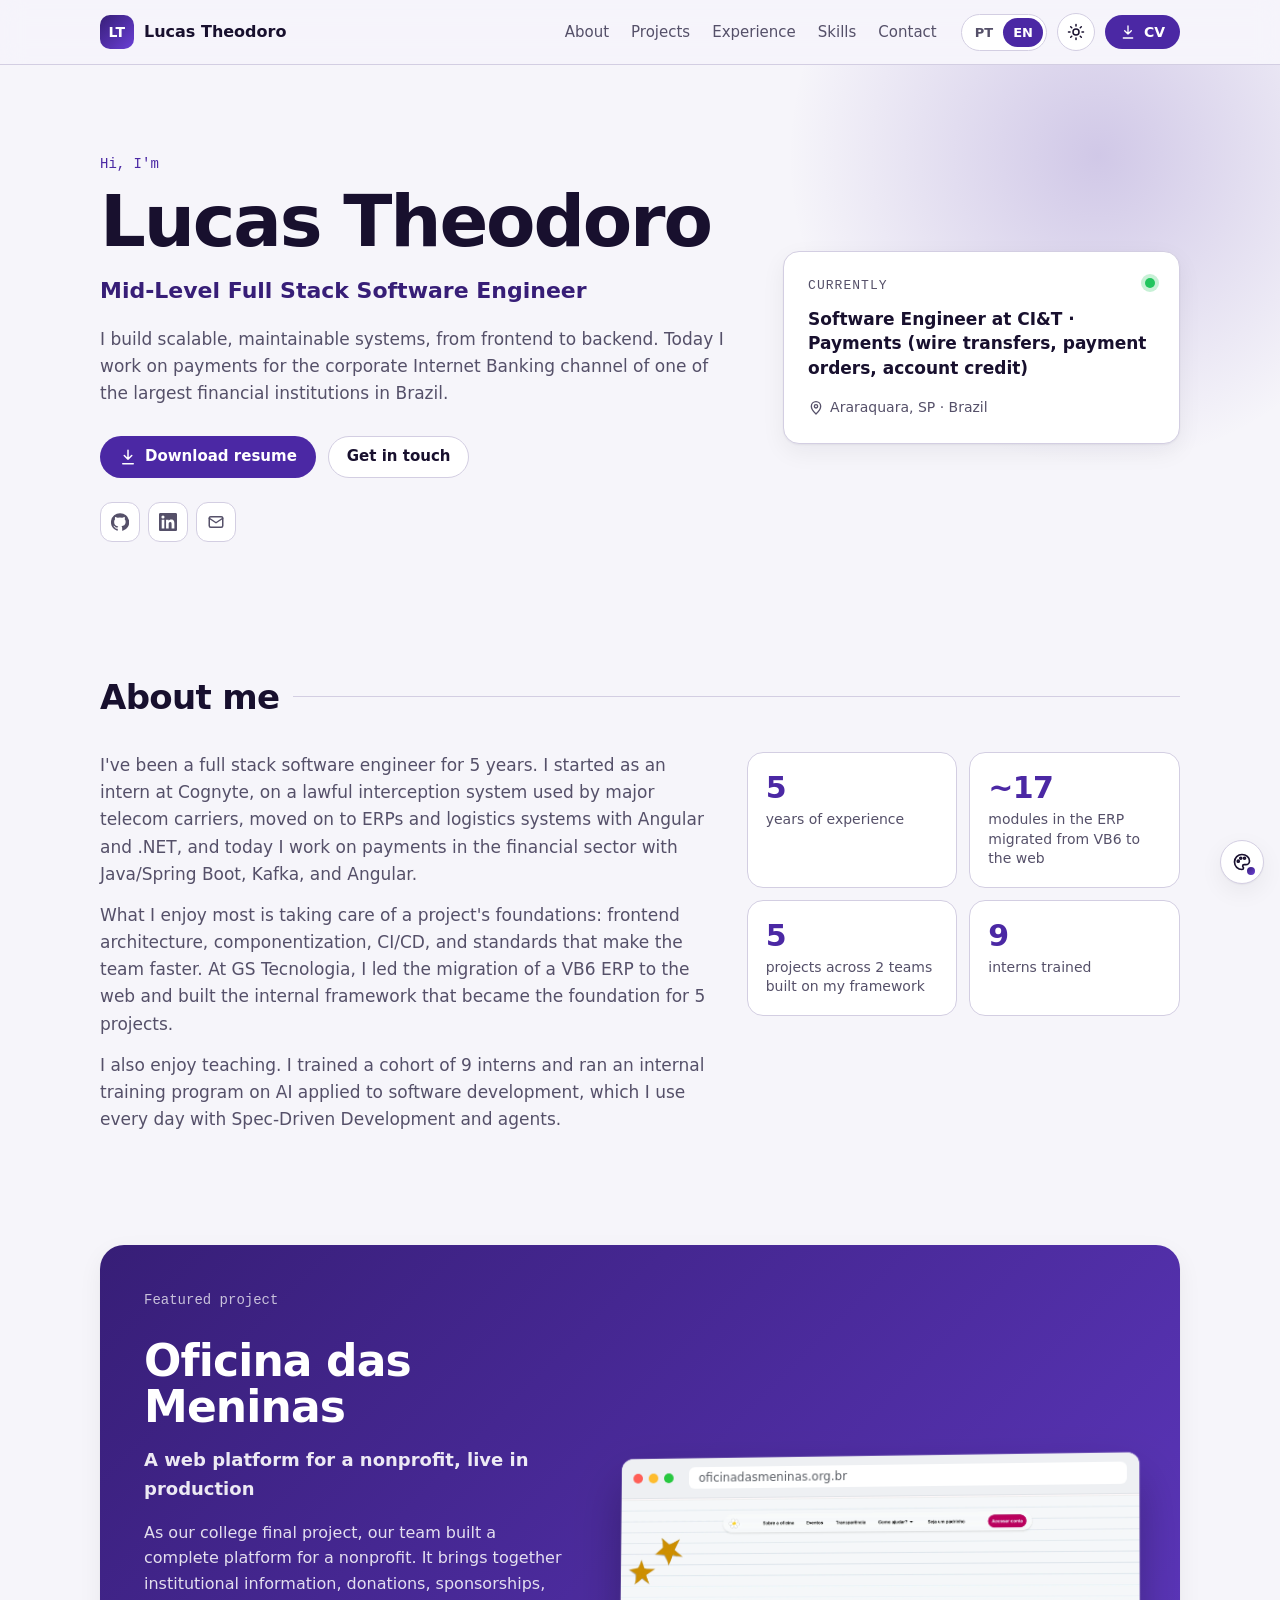
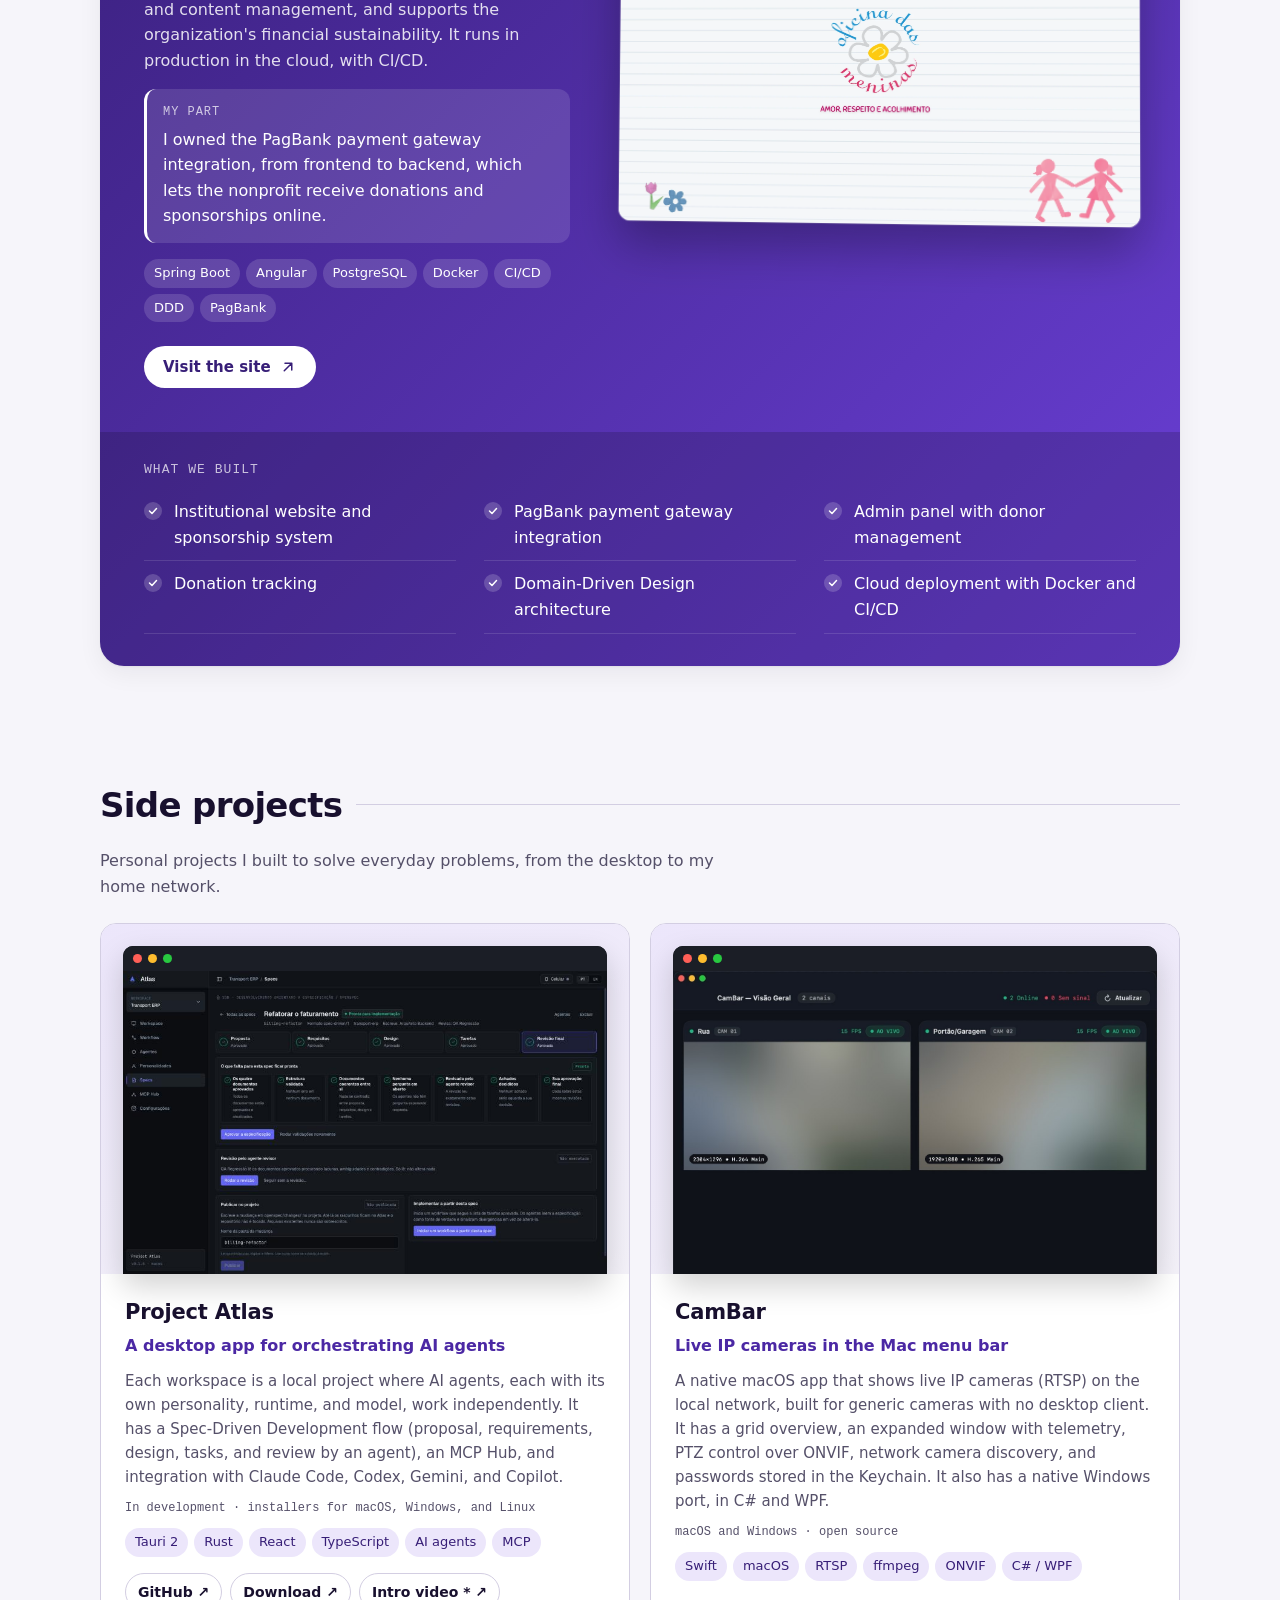
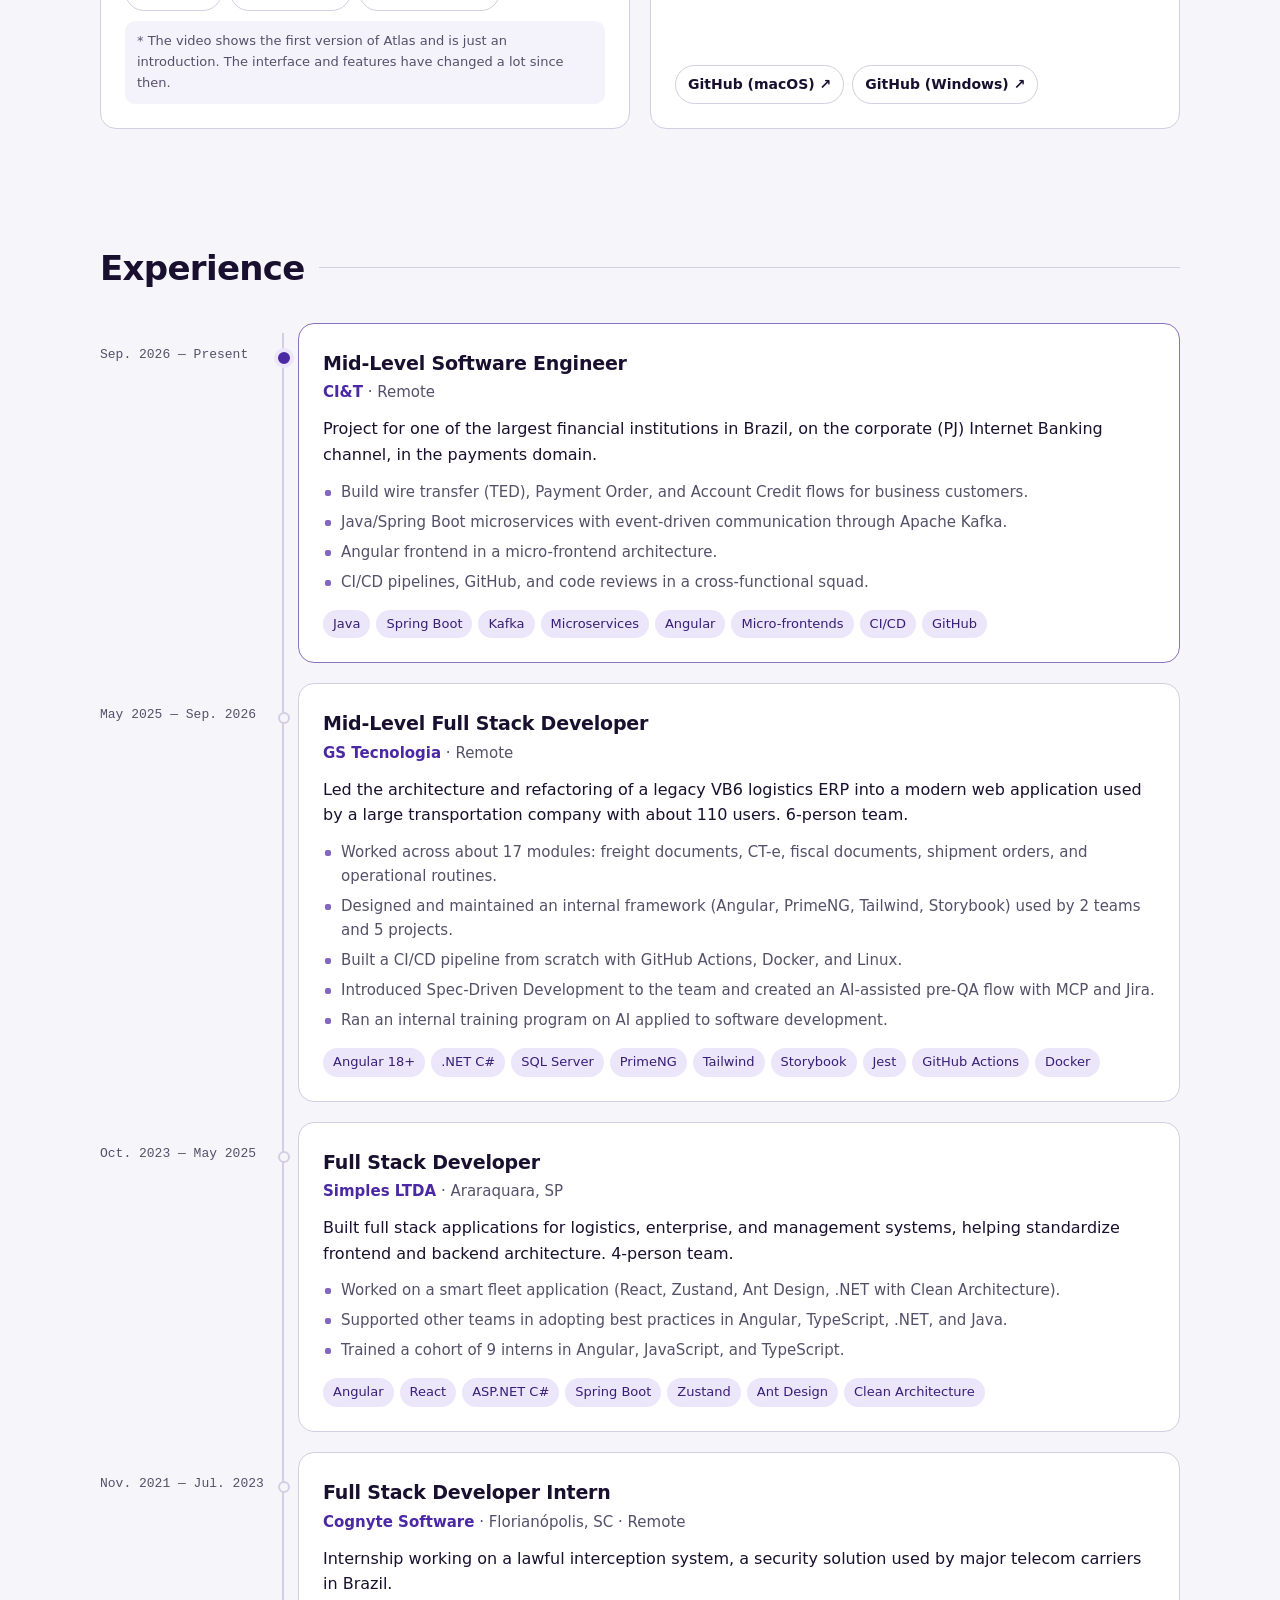
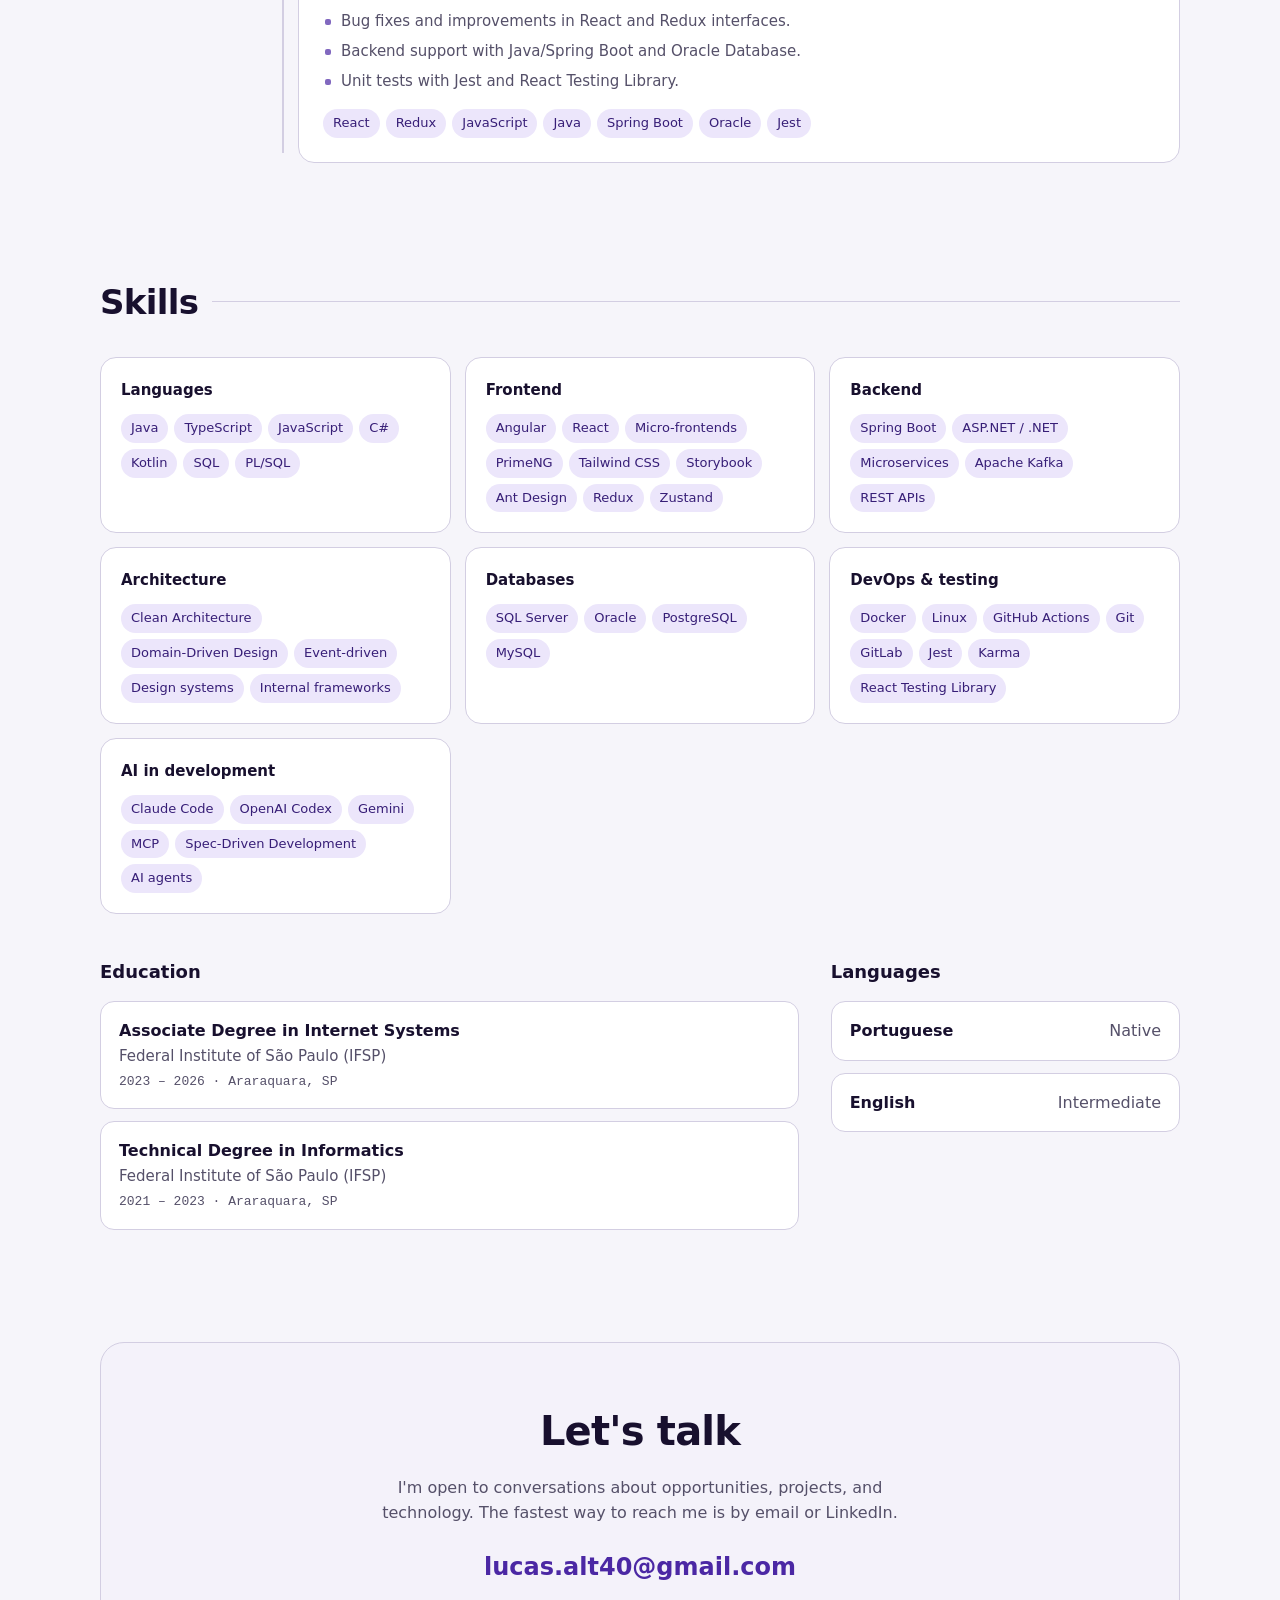
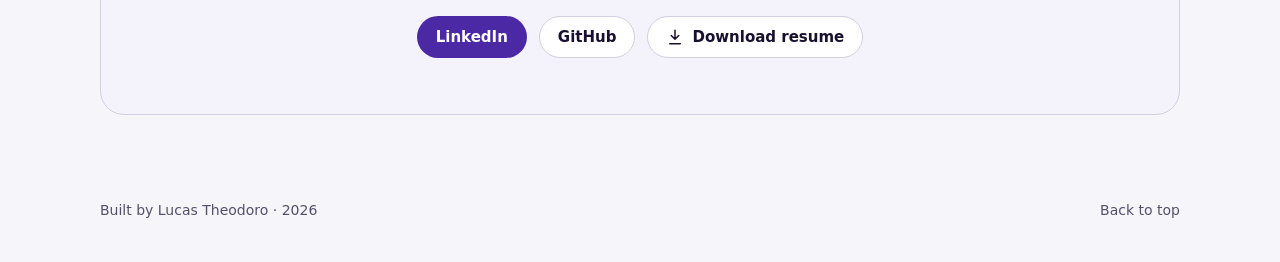
<file: index.html>
<!DOCTYPE html>
<html lang="pt-BR">
<head>
  <meta charset="utf-8">
  <meta name="viewport" content="width=device-width, initial-scale=1">
  <title>Lucas Theodoro · Engenheiro de Software Full Stack</title>
  <meta name="description" content="Portfólio de Lucas Theodoro, Engenheiro de Software Full Stack Pleno: Java/Spring Boot, Kafka, Angular e .NET.">
  <meta name="theme-color" content="#4B28A4">
  <link rel="canonical" href="https://lucasalt40.github.io/">

  <!-- Prévia do link (LinkedIn, WhatsApp, Slack, X...) -->
  <meta property="og:type" content="website">
  <meta property="og:site_name" content="Lucas Theodoro">
  <meta property="og:url" content="https://lucasalt40.github.io/">
  <meta property="og:title" content="Lucas Theodoro · Engenheiro de Software Full Stack">
  <meta property="og:description" content="Engenheiro de Software Full Stack Pleno: Java/Spring Boot, Kafka, Angular e .NET. Hoje com pagamentos no Internet Banking PJ de uma das maiores instituições financeiras do Brasil.">
  <meta property="og:image" content="https://lucasalt40.github.io/assets/og-image.jpg">
  <meta property="og:image:width" content="1200">
  <meta property="og:image:height" content="630">
  <meta property="og:image:alt" content="Lucas Theodoro, Engenheiro de Software Full Stack">
  <meta property="og:locale" content="pt_BR">
  <meta property="og:locale:alternate" content="en_US">
  <meta name="twitter:card" content="summary_large_image">
  <meta name="twitter:title" content="Lucas Theodoro · Engenheiro de Software Full Stack">
  <meta name="twitter:description" content="Java/Spring Boot, Kafka, Angular e .NET. Portfólio e currículo para download.">
  <meta name="twitter:image" content="https://lucasalt40.github.io/assets/og-image.jpg">
  <link rel="icon" href="assets/favicon.svg" type="image/svg+xml">
  <script>
    // Aplica tema e idioma antes de pintar a página, para não piscar.
    (function () {
      var t = localStorage.getItem("theme");
      if (!t) t = matchMedia("(prefers-color-scheme: dark)").matches ? "dark" : "light";
      document.documentElement.dataset.theme = t;
      var l = localStorage.getItem("lang");
      if (!l) l = (navigator.language || "pt").toLowerCase().startsWith("pt") ? "pt" : "en";
      document.documentElement.dataset.lang = l;
      document.documentElement.lang = l === "pt" ? "pt-BR" : "en";
      var p = localStorage.getItem("palette") || localStorage.getItem("dev-palette");
      if (p && p !== "roxo") document.documentElement.dataset.palette = p;
    })();
  </script>
  <link rel="stylesheet" href="styles.css">
</head>
<body>
  <a class="skip" href="#main">Pular para o conteúdo</a>

  <header class="topbar">
    <div class="wrap topbar__inner">
      <a class="brand" href="#top" aria-label="Lucas Theodoro">
        <span class="brand__mark">LT</span>
        <span class="brand__name">Lucas Theodoro</span>
      </a>
      <nav class="nav" aria-label="Principal">
        <a href="#sobre" data-i18n="navAbout"></a>
        <a href="#projeto" data-i18n="navProject"></a>
        <a href="#experiencia" data-i18n="navExperience"></a>
        <a href="#habilidades" data-i18n="navSkills"></a>
        <a href="#contato" data-i18n="navContact"></a>
      </nav>
      <div class="controls">
        <div class="lang" role="group" data-i18n-aria="langLabel">
          <button type="button" data-set-lang="pt">PT</button>
          <button type="button" data-set-lang="en">EN</button>
        </div>
        <button type="button" class="icon-btn" id="theme-toggle">
          <svg class="i-sun" viewBox="0 0 24 24" aria-hidden="true"><circle cx="12" cy="12" r="4"/><path d="M12 2v2M12 20v2M4.9 4.9l1.4 1.4M17.7 17.7l1.4 1.4M2 12h2M20 12h2M4.9 19.1l1.4-1.4M17.7 6.3l1.4-1.4"/></svg>
          <svg class="i-moon" viewBox="0 0 24 24" aria-hidden="true"><path d="M21 12.8A9 9 0 1 1 11.2 3a7 7 0 0 0 9.8 9.8z"/></svg>
        </button>
        <a class="btn btn--primary btn--sm" data-cv download>
          <svg viewBox="0 0 24 24" aria-hidden="true"><path d="M12 3v12m0 0-5-5m5 5 5-5M5 21h14"/></svg>
          <span data-i18n="downloadCvShort"></span>
        </a>
      </div>
    </div>
  </header>

  <main id="main">
    <!-- Hero -->
    <section class="hero" id="top">
      <div class="wrap hero__grid">
        <div>
          <p class="eyebrow" data-i18n="greeting"></p>
          <h1 class="hero__name">Lucas Theodoro</h1>
          <p class="hero__role" data-i18n="role"></p>
          <p class="hero__intro" data-i18n="intro"></p>
          <div class="hero__actions">
            <a class="btn btn--primary" data-cv download>
              <svg viewBox="0 0 24 24" aria-hidden="true"><path d="M12 3v12m0 0-5-5m5 5 5-5M5 21h14"/></svg>
              <span data-i18n="downloadCv"></span>
            </a>
            <a class="btn btn--ghost" href="#contato" data-i18n="contactMe"></a>
          </div>
          <ul class="socials" aria-label="Links">
            <li><a data-link="github" target="_blank" rel="noopener" aria-label="GitHub"><svg viewBox="0 0 24 24" aria-hidden="true" class="fill"><path d="M12 .3a12 12 0 0 0-3.8 23.4c.6.1.8-.3.8-.6v-2.2c-3.3.7-4-1.4-4-1.4-.6-1.4-1.4-1.8-1.4-1.8-1-.7.1-.7.1-.7 1.2.1 1.8 1.2 1.8 1.2 1 1.8 2.8 1.3 3.5 1 0-.8.4-1.3.7-1.6-2.7-.3-5.5-1.3-5.5-6 0-1.2.5-2.3 1.3-3.1-.2-.4-.6-1.6 0-3.2 0 0 1-.3 3.4 1.2a11.5 11.5 0 0 1 6 0c2.3-1.5 3.3-1.2 3.3-1.2.6 1.6.2 2.8 0 3.2.9.8 1.3 1.9 1.3 3.2 0 4.6-2.8 5.6-5.5 5.9.5.4.9 1.1.9 2.3v3.3c0 .3.1.7.8.6A12 12 0 0 0 12 .3"/></svg></a></li>
            <li><a data-link="linkedin" target="_blank" rel="noopener" aria-label="LinkedIn"><svg viewBox="0 0 24 24" aria-hidden="true" class="fill"><path d="M20.4 20.5h-3.6v-5.6c0-1.3 0-3-1.8-3s-2.1 1.4-2.1 2.9v5.7H9.4V9h3.4v1.6c.5-.9 1.6-1.8 3.4-1.8 3.6 0 4.3 2.4 4.3 5.5v6.2zM5.3 7.4a2.1 2.1 0 1 1 0-4.2 2.1 2.1 0 0 1 0 4.2zM7.1 20.5H3.6V9h3.5v11.5zM22.2 0H1.8C.8 0 0 .8 0 1.7v20.6c0 .9.8 1.7 1.8 1.7h20.4c1 0 1.8-.8 1.8-1.7V1.7C24 .8 23.2 0 22.2 0z"/></svg></a></li>
            <li><a data-link="email" aria-label="Email"><svg viewBox="0 0 24 24" aria-hidden="true"><rect x="3" y="5" width="18" height="14" rx="2"/><path d="m3 7 9 6 9-6"/></svg></a></li>
          </ul>
        </div>
        <aside class="now-card">
          <span class="now-card__dot" aria-hidden="true"></span>
          <p class="now-card__label" data-i18n="nowLabel"></p>
          <p class="now-card__text" data-i18n="nowText"></p>
          <p class="now-card__loc">
            <svg viewBox="0 0 24 24" aria-hidden="true"><path d="M12 21s-7-6.2-7-11.5a7 7 0 0 1 14 0C19 14.8 12 21 12 21z"/><circle cx="12" cy="9.5" r="2.5"/></svg>
            <span data-i18n="location"></span>
          </p>
        </aside>
      </div>
    </section>

    <!-- Sobre -->
    <section class="section" id="sobre">
      <div class="wrap">
        <h2 class="section__title" data-i18n="aboutTitle"></h2>
        <div class="about">
          <div class="about__text" id="about-text"></div>
          <dl class="stats" id="stats"></dl>
        </div>
      </div>
    </section>

    <!-- Projeto em destaque -->
    <section class="section" id="projeto">
      <div class="wrap">
        <article class="feature">
          <div class="feature__body">
            <p class="eyebrow eyebrow--light" data-i18n="projectEyebrow"></p>
            <h2 class="feature__name" id="project-name"></h2>
            <p class="feature__tagline" id="project-tagline"></p>
            <p class="feature__desc" id="project-desc"></p>
            <div class="feature__role">
              <p class="feature__role-label" data-i18n="projectMyRole"></p>
              <p id="project-role"></p>
            </div>
            <ul class="tags tags--light" id="project-tags"></ul>
            <a class="btn btn--light" id="project-link" target="_blank" rel="noopener">
              <span data-i18n="projectVisit"></span>
              <svg viewBox="0 0 24 24" aria-hidden="true"><path d="M7 17 17 7M8 7h9v9"/></svg>
            </a>
          </div>
          <a class="feature__shot" id="project-shot-link" target="_blank" rel="noopener">
            <div class="browser">
              <div class="browser__bar" aria-hidden="true">
                <span></span><span></span><span></span>
                <span class="browser__url" id="project-url"></span>
              </div>
              <img src="assets/projects/oficina-das-meninas.webp" width="2000" height="1253" loading="lazy" decoding="async" data-i18n-alt="projectShotAlt">
            </div>
          </a>
          <div class="feature__built-wrap">
            <p class="feature__built" data-i18n="projectBuilt"></p>
            <ul class="checklist" id="project-highlights"></ul>
          </div>
        </article>

      </div>
    </section>

    <!-- Outros projetos -->
    <section class="section" id="outros-projetos">
      <div class="wrap">
        <h2 class="section__title" data-i18n="sideTitle"></h2>
        <p class="section__intro" data-i18n="sideIntro"></p>
        <div class="side-grid" id="side-projects"></div>
      </div>
    </section>

    <!-- Experiência -->
    <section class="section" id="experiencia">
      <div class="wrap">
        <h2 class="section__title" data-i18n="experienceTitle"></h2>
        <ol class="timeline" id="timeline"></ol>
      </div>
    </section>

    <!-- Habilidades -->
    <section class="section" id="habilidades">
      <div class="wrap">
        <h2 class="section__title" data-i18n="skillsTitle"></h2>
        <div class="skills" id="skills"></div>
        <div class="edu-grid">
          <div>
            <h3 class="sub-title" data-i18n="educationTitle"></h3>
            <ul class="edu" id="education"></ul>
          </div>
          <div>
            <h3 class="sub-title" data-i18n="languagesTitle"></h3>
            <ul class="langs" id="languages"></ul>
          </div>
        </div>
      </div>
    </section>

    <!-- Contato -->
    <section class="section" id="contato">
      <div class="wrap">
        <div class="contact">
          <h2 class="contact__title" data-i18n="contactTitle"></h2>
          <p class="contact__text" data-i18n="contactText"></p>
          <a class="contact__email" data-link="email" data-show-email></a>
          <div class="hero__actions contact__actions">
            <a class="btn btn--primary" data-link="linkedin" target="_blank" rel="noopener">LinkedIn</a>
            <a class="btn btn--ghost" data-link="github" target="_blank" rel="noopener">GitHub</a>
            <a class="btn btn--ghost" data-cv download>
              <svg viewBox="0 0 24 24" aria-hidden="true"><path d="M12 3v12m0 0-5-5m5 5 5-5M5 21h14"/></svg>
              <span data-i18n="downloadCv"></span>
            </a>
          </div>
        </div>
      </div>
    </section>
  </main>

  <footer class="footer">
    <div class="wrap footer__inner">
      <p><span data-i18n="footer"></span> · <span id="year"></span></p>
      <a href="#top" data-i18n="backToTop"></a>
    </div>
  </footer>

  <script src="content.js"></script>
  <script src="app.js"></script>
  <script src="palette.js"></script>
</body>
</html>
</file>
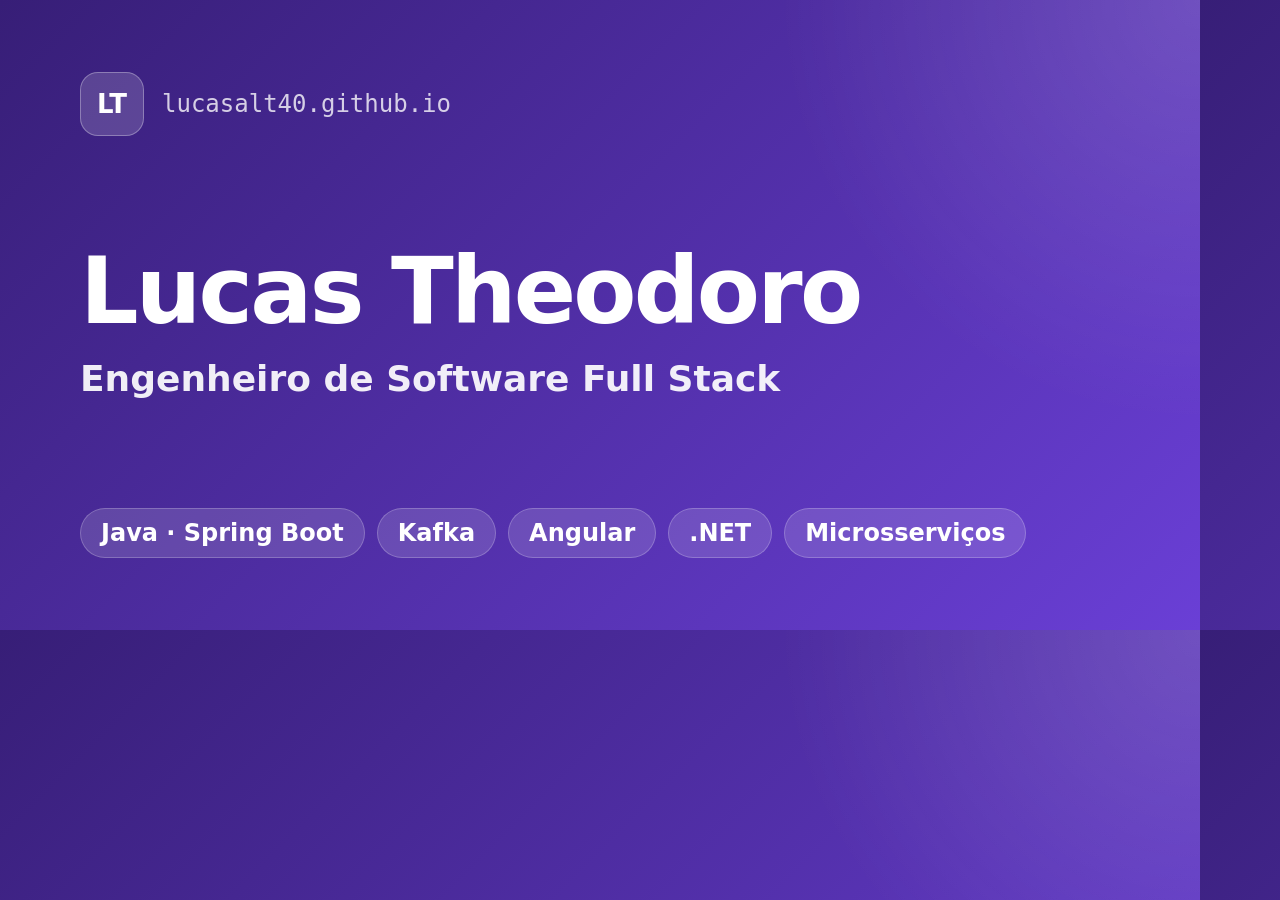
<file: scripts/og.html>
<!DOCTYPE html>
<!-- Modelo da imagem de prévia do link (1200x630).
     Para gerar de novo:
     "/Applications/Google Chrome.app/Contents/MacOS/Google Chrome" --headless --hide-scrollbars \
       --window-size=1200,630 --screenshot=og.png scripts/og.html && sips -s format jpeg -s formatOptions 85 og.png --out assets/og-image.jpg && rm og.png -->
<html lang="pt-BR">
<head>
<meta charset="utf-8">
<style>
  * { box-sizing: border-box; margin: 0; }
  html, body { width: 1200px; height: 630px; overflow: hidden; }
  body {
    font-family: ui-sans-serif, system-ui, -apple-system, "Helvetica Neue", Arial, sans-serif;
    color: #fff; padding: 72px 80px;
    background:
      radial-gradient(600px 600px at 100% 0%, rgba(255,255,255,.14), transparent 70%),
      linear-gradient(135deg, #371e77, #6a3fd6);
    display: flex; flex-direction: column; justify-content: space-between;
  }
  .top { display: flex; align-items: center; gap: 18px; }
  .mark { width: 64px; height: 64px; border-radius: 18px; background: rgba(255,255,255,.16);
    border: 1px solid rgba(255,255,255,.3); display: grid; place-items: center; font-weight: 700; font-size: 26px; }
  .url { font-family: ui-monospace, Menlo, monospace; font-size: 24px; color: rgba(255,255,255,.78); }
  h1 { font-size: 92px; line-height: 1; letter-spacing: -0.03em; }
  .role { margin-top: 20px; font-size: 36px; font-weight: 600; color: rgba(255,255,255,.92); }
  .tags { display: flex; flex-wrap: wrap; gap: 12px; }
  .tags span { font-size: 24px; font-weight: 600; padding: 10px 20px; border-radius: 999px;
    background: rgba(255,255,255,.14); border: 1px solid rgba(255,255,255,.22); }
</style>
</head>
<body>
  <div class="top"><div class="mark">LT</div><div class="url">lucasalt40.github.io</div></div>
  <div>
    <h1>Lucas Theodoro</h1>
    <p class="role">Engenheiro de Software Full Stack</p>
  </div>
  <div class="tags">
    <span>Java · Spring Boot</span><span>Kafka</span><span>Angular</span><span>.NET</span><span>Microsserviços</span>
  </div>
</body>
</html>
</file>
<file: styles.css>
/* ---------- Tokens ----------
   As cores de destaque vêm da paleta (veja "Paletas" no fim do arquivo).
   Fundo, texto e bordas são neutros levemente tingidos pela paleta. */
:root {
  --accent: #4b28a4;
  --accent-strong: #371e77;
  --accent-soft: #ece6fb;
  --feature-from: #371e77;
  --feature-to: #6a3fd6;

  --bg: color-mix(in srgb, var(--accent) 3%, #fbfbfd);
  --surface: #ffffff;
  --surface-2: color-mix(in srgb, var(--accent) 6%, #ffffff);
  --text: color-mix(in srgb, var(--accent-strong) 28%, #0c0b12);
  --muted: color-mix(in srgb, var(--accent-strong) 16%, #5b5a66);
  --line: color-mix(in srgb, var(--accent) 12%, #e5e5ea);
  --on-accent: #ffffff;
  --shadow: 0 1px 2px rgba(15, 12, 30, .05), 0 8px 24px rgba(15, 12, 30, .06);
  --radius: 16px;
  --font: ui-sans-serif, system-ui, -apple-system, "Segoe UI", Roboto, "Helvetica Neue", Arial, sans-serif;
  --mono: ui-monospace, "SF Mono", Menlo, Consolas, monospace;
  color-scheme: light;
}

[data-theme="dark"] {
  --accent: #a58bff;
  --accent-strong: #c4b3ff;
  --accent-soft: #261c42;
  --feature-from: #2a1660;
  --feature-to: #4b28a4;

  --bg: color-mix(in srgb, var(--accent) 4%, #0b0b0f);
  --surface: color-mix(in srgb, var(--accent) 7%, #121217);
  --surface-2: color-mix(in srgb, var(--accent) 10%, #15151b);
  --text: color-mix(in srgb, var(--accent) 6%, #f1f1f4);
  --muted: color-mix(in srgb, var(--accent) 16%, #a3a3ad);
  --line: color-mix(in srgb, var(--accent) 14%, #25252c);
  --on-accent: color-mix(in srgb, var(--accent) 12%, #0b0b0f);
  --shadow: 0 1px 2px rgba(0, 0, 0, .3), 0 8px 24px rgba(0, 0, 0, .25);
  color-scheme: dark;
}

/* ---------- Base ---------- */
*, *::before, *::after { box-sizing: border-box; }
html { scroll-behavior: smooth; scroll-padding-top: 80px; }
body {
  margin: 0;
  font-family: var(--font);
  font-size: 16px;
  line-height: 1.6;
  color: var(--text);
  background: var(--bg);
  -webkit-font-smoothing: antialiased;
  transition: background-color .25s, color .25s;
}
h1, h2, h3, p { margin: 0; }
ul, ol, dl, dd { margin: 0; padding: 0; list-style: none; }
a { color: inherit; text-decoration: none; }
svg { width: 18px; height: 18px; fill: none; stroke: currentColor; stroke-width: 2; stroke-linecap: round; stroke-linejoin: round; flex: none; }
svg.fill { fill: currentColor; stroke: none; }
:focus-visible { outline: 2px solid var(--accent); outline-offset: 3px; border-radius: 6px; }

.wrap { width: min(1080px, 100% - 40px); margin-inline: auto; }
.skip { position: absolute; left: -999px; top: 8px; background: var(--accent); color: var(--on-accent); padding: 8px 12px; border-radius: 8px; z-index: 100; }
.skip:focus { left: 8px; }

/* ---------- Buttons ---------- */
.btn {
  display: inline-flex; align-items: center; gap: 8px;
  padding: 11px 18px; border-radius: 999px;
  font-weight: 600; font-size: 15px; line-height: 1;
  border: 1px solid transparent; cursor: pointer;
  transition: transform .15s, background-color .15s, border-color .15s, color .15s;
}
.btn:hover { transform: translateY(-1px); }
.btn--primary { background: var(--accent); color: var(--on-accent); }
.btn--primary:hover { background: var(--accent-strong); }
.btn--ghost { border-color: var(--line); color: var(--text); background: var(--surface); }
.btn--ghost:hover { border-color: var(--accent); color: var(--accent); }
.btn--light { background: #fff; color: var(--feature-from); }
.btn--light:hover { background: rgba(255, 255, 255, .88); }
.btn--sm { padding: 8px 14px; font-size: 14px; }
.btn--sm svg { width: 16px; height: 16px; }

.icon-btn {
  display: grid; place-items: center; width: 38px; height: 38px;
  border-radius: 999px; border: 1px solid var(--line);
  background: var(--surface); color: var(--text); cursor: pointer;
}
.icon-btn:hover { color: var(--accent); border-color: var(--accent); }
.i-moon { display: none; }
[data-theme="dark"] .i-sun { display: none; }
[data-theme="dark"] .i-moon { display: block; }

/* ---------- Top bar ---------- */
.topbar {
  position: sticky; top: 0; z-index: 50;
  background: color-mix(in srgb, var(--bg) 82%, transparent);
  backdrop-filter: saturate(160%) blur(12px);
  -webkit-backdrop-filter: saturate(160%) blur(12px);
  border-bottom: 1px solid var(--line);
}
.topbar__inner { display: flex; align-items: center; gap: 24px; height: 64px; }
.brand { display: flex; align-items: center; gap: 10px; font-weight: 700; }
.brand__mark {
  display: grid; place-items: center; width: 34px; height: 34px; border-radius: 10px;
  background: linear-gradient(135deg, var(--brand-from, var(--feature-from)), var(--brand-to, var(--feature-to))); color: #fff; font-size: 14px; letter-spacing: .5px;
}
.nav { display: flex; gap: 22px; margin-left: auto; font-size: 15px; color: var(--muted); }
.nav a:hover { color: var(--accent); }
.controls { display: flex; align-items: center; gap: 10px; }
.lang { display: flex; padding: 3px; border-radius: 999px; border: 1px solid var(--line); background: var(--surface); }
.lang button {
  border: 0; background: transparent; color: var(--muted); cursor: pointer;
  font: 600 13px/1 var(--font); padding: 8px 10px; border-radius: 999px;
}
.lang button[aria-pressed="true"] { background: var(--accent); color: var(--on-accent); }

/* ---------- Hero ---------- */
.hero { padding: 88px 0 72px; position: relative; overflow: hidden; }
.hero::before {
  content: ""; position: absolute; inset: -40% -10% auto auto; width: 620px; height: 620px;
  background: radial-gradient(closest-side, color-mix(in srgb, var(--accent) 22%, transparent), transparent);
  pointer-events: none;
}
.hero__grid { position: relative; display: grid; grid-template-columns: 1.6fr 1fr; gap: 48px; align-items: center; }
.eyebrow { font-family: var(--mono); font-size: 14px; color: var(--accent); margin-bottom: 10px; }
.eyebrow--light { color: rgba(255, 255, 255, .72); }
.hero__name { font-size: clamp(42px, 7vw, 72px); line-height: 1.02; letter-spacing: -0.03em; }
.hero__role { margin-top: 14px; font-size: clamp(18px, 2.4vw, 22px); font-weight: 600; color: var(--accent-strong); }
[data-theme="dark"] .hero__role { color: var(--accent); }
.hero__intro { margin-top: 18px; max-width: 58ch; font-size: 17px; color: var(--muted); }
.hero__actions { display: flex; flex-wrap: wrap; gap: 12px; margin-top: 28px; }
.socials { display: flex; gap: 8px; margin-top: 24px; }
.socials a {
  display: grid; place-items: center; width: 40px; height: 40px; border-radius: 12px;
  color: var(--muted); border: 1px solid var(--line); background: var(--surface);
}
.socials a:hover { color: var(--accent); border-color: var(--accent); }

.now-card {
  position: relative; padding: 24px; border-radius: var(--radius);
  background: var(--surface); border: 1px solid var(--line); box-shadow: var(--shadow);
}
.now-card__dot {
  position: absolute; top: 26px; right: 24px; width: 10px; height: 10px; border-radius: 50%;
  background: #22c55e; box-shadow: 0 0 0 4px color-mix(in srgb, #22c55e 25%, transparent);
}
.now-card__label { font-family: var(--mono); font-size: 13px; color: var(--muted); text-transform: uppercase; letter-spacing: .08em; }
.now-card__text { margin-top: 10px; font-weight: 600; font-size: 17px; line-height: 1.45; }
.now-card__loc { display: flex; align-items: center; gap: 6px; margin-top: 16px; color: var(--muted); font-size: 14px; }
.now-card__loc svg { width: 16px; height: 16px; }

/* ---------- Sections ---------- */
.section { padding: 56px 0; }
.section__title {
  font-size: clamp(26px, 3.4vw, 34px); letter-spacing: -0.02em; margin-bottom: 28px;
  display: flex; align-items: center; gap: 14px;
}
.section__title::after { content: ""; flex: 1; height: 1px; background: var(--line); }
.sub-title { font-size: 18px; margin-bottom: 14px; }

/* About */
.about { display: grid; grid-template-columns: 1.4fr 1fr; gap: 40px; align-items: start; }
.about__text p { color: var(--muted); font-size: 17px; }
.about__text p + p { margin-top: 14px; }
.stats { display: grid; grid-template-columns: 1fr 1fr; gap: 12px; }
.stat { padding: 18px; border-radius: var(--radius); background: var(--surface); border: 1px solid var(--line); }
.stat dt { font-size: 30px; font-weight: 800; letter-spacing: -0.02em; color: var(--accent); line-height: 1.1; }
.stat dd { margin-top: 6px; font-size: 14px; color: var(--muted); line-height: 1.4; }

/* Tags */
.tags { display: flex; flex-wrap: wrap; gap: 6px; }
.tags li {
  font-size: 13px; font-weight: 500; padding: 4px 10px; border-radius: 999px;
  background: var(--accent-soft); color: var(--accent-strong);
}
[data-theme="dark"] .tags li { color: var(--accent-strong); }
.tags--light li { background: rgba(255, 255, 255, .14); color: #fff; }

/* Featured project */
.feature {
  display: grid; grid-template-columns: 1fr 1.1fr; gap: 0;
  border-radius: 24px; overflow: hidden; color: #fff;
  background: linear-gradient(135deg, var(--feature-from), var(--feature-to));
  box-shadow: var(--shadow);
}
.feature__body { padding: 44px; display: flex; flex-direction: column; gap: 16px; align-items: flex-start; }
.feature__name { font-size: clamp(30px, 4.4vw, 44px); letter-spacing: -0.02em; line-height: 1.05; }
.feature__tagline { font-size: 18px; font-weight: 600; color: rgba(255, 255, 255, .9); }
.feature__desc { color: rgba(255, 255, 255, .85); max-width: 56ch; }
.feature__body .btn { margin-top: 8px; }
.feature__role { padding: 14px 16px; border-radius: 12px; background: rgba(255, 255, 255, .12); border-left: 3px solid #fff; max-width: 56ch; }
.feature__role-label { font-family: var(--mono); font-size: 12px; text-transform: uppercase; letter-spacing: .08em; color: rgba(255, 255, 255, .72); margin-bottom: 4px; }

.feature__shot { display: flex; align-items: center; padding: 44px 44px 44px 0; }
.browser {
  width: 100%; border-radius: 12px; overflow: hidden; background: #fff;
  box-shadow: 0 24px 48px rgba(0, 0, 0, .28), 0 0 0 1px rgba(255, 255, 255, .18);
  transform: perspective(1400px) rotateY(-6deg) rotateX(2deg);
  transition: transform .35s ease, box-shadow .35s ease;
}
.feature__shot:hover .browser { transform: none; box-shadow: 0 28px 56px rgba(0, 0, 0, .32), 0 0 0 1px rgba(255, 255, 255, .25); }
.browser__bar { display: flex; align-items: center; gap: 6px; padding: 9px 12px; background: #eef0f3; border-bottom: 1px solid #e1e4e8; }
.browser__bar > span:not(.browser__url) { width: 10px; height: 10px; border-radius: 50%; background: #d4d7dd; }
.browser__bar > span:nth-child(1) { background: #ff5f57; }
.browser__bar > span:nth-child(2) { background: #febc2e; }
.browser__bar > span:nth-child(3) { background: #28c840; }
.browser__url {
  flex: 1; margin-left: 10px; padding: 4px 10px; border-radius: 6px; background: #fff;
  font: 500 12px/1.2 var(--font); color: #5b5f66; white-space: nowrap; overflow: hidden; text-overflow: ellipsis;
}
.browser img { display: block; width: 100%; height: auto; }

.feature__built-wrap { grid-column: 1 / -1; padding: 28px 44px 32px; background: rgba(0, 0, 0, .16); }
.feature__built { font-family: var(--mono); font-size: 13px; text-transform: uppercase; letter-spacing: .08em; color: rgba(255, 255, 255, .72); margin-bottom: 8px; }
.checklist { display: grid; grid-template-columns: repeat(3, 1fr); column-gap: 28px; }
.checklist li { position: relative; padding: 10px 0 10px 30px; border-bottom: 1px solid rgba(255, 255, 255, .12); }
.checklist li::before {
  content: ""; position: absolute; left: 0; top: 13px; width: 18px; height: 18px; border-radius: 50%;
  background: rgba(255, 255, 255, .18) url("data:image/svg+xml,%3Csvg xmlns='http://www.w3.org/2000/svg' viewBox='0 0 24 24' fill='none' stroke='white' stroke-width='3' stroke-linecap='round' stroke-linejoin='round'%3E%3Cpath d='m5 12 5 5 9-10'/%3E%3C/svg%3E") center / 12px no-repeat;
}

/* Side projects */
.section__intro { margin: -12px 0 24px; color: var(--muted); max-width: 64ch; }
.side-grid { display: grid; grid-template-columns: repeat(2, 1fr); gap: 20px; }
.side {
  display: flex; flex-direction: column; border-radius: var(--radius); overflow: hidden;
  background: var(--surface); border: 1px solid var(--line); transition: border-color .2s, box-shadow .2s, transform .2s;
}
.side:hover { border-color: color-mix(in srgb, var(--accent) 45%, var(--line)); box-shadow: var(--shadow); transform: translateY(-2px); }
.side__shot { display: block; padding: 22px 22px 0; background: linear-gradient(160deg, var(--accent-soft), var(--surface-2)); }
.side__window { border-radius: 10px 10px 0 0; overflow: hidden; background: #0f1117; box-shadow: 0 12px 30px rgba(0, 0, 0, .18); }
.side__bar { display: flex; gap: 6px; padding: 8px 10px; background: #1b1e26; }
.side__bar span { width: 9px; height: 9px; border-radius: 50%; background: #ff5f57; }
.side__bar span:nth-child(2) { background: #febc2e; }
.side__bar span:nth-child(3) { background: #28c840; }
.side__window img { display: block; width: 100%; aspect-ratio: 16 / 10; object-fit: cover; object-position: top; transition: transform .4s ease; }
.side:hover .side__window img { transform: scale(1.02); }
.side__body { display: flex; flex-direction: column; gap: 10px; padding: 22px 24px 24px; flex: 1; }
.side__name { font-size: 21px; letter-spacing: -0.01em; }
.side__tagline { margin-top: -6px; font-weight: 600; color: var(--accent); }
.side__desc { color: var(--muted); font-size: 15px; }
.side__status { font-family: var(--mono); font-size: 12px; color: var(--muted); }
.side__links { display: flex; flex-wrap: wrap; gap: 8px; margin-top: auto; padding-top: 6px; }
.side__link {
  font-size: 14px; font-weight: 600; padding: 7px 12px; border-radius: 999px;
  border: 1px solid var(--line); color: var(--text);
}
.side__link:hover { border-color: var(--accent); color: var(--accent); }
.side__note { font-size: 13px; color: var(--muted); padding: 10px 12px; border-radius: 10px; background: var(--surface-2); }

/* Timeline */
.timeline { position: relative; display: grid; gap: 20px; }
.job { display: grid; grid-template-columns: 170px 1fr; gap: 28px; position: relative; }
.job__when { padding-top: 22px; font-family: var(--mono); font-size: 13px; color: var(--muted); }
.job__card {
  position: relative; padding: 24px; border-radius: var(--radius);
  background: var(--surface); border: 1px solid var(--line);
  transition: border-color .2s, box-shadow .2s;
}
.job__card:hover { border-color: color-mix(in srgb, var(--accent) 45%, var(--line)); box-shadow: var(--shadow); }
.job__card::before {
  content: ""; position: absolute; left: -21px; top: 28px; width: 12px; height: 12px; border-radius: 50%;
  background: var(--bg); border: 2px solid var(--line);
}
.job--current .job__card { border-color: color-mix(in srgb, var(--accent) 55%, var(--line)); }
.job--current .job__card::before { background: var(--accent); border-color: var(--accent); box-shadow: 0 0 0 4px var(--accent-soft); }
.timeline::before { content: ""; position: absolute; left: 182px; top: 10px; bottom: 10px; width: 2px; background: var(--line); }
.job__role { font-size: 19px; letter-spacing: -0.01em; }
.job__company { margin-top: 2px; color: var(--muted); font-size: 15px; }
.job__company strong { color: var(--accent); }
.job__summary { margin-top: 12px; }
.job__list { margin: 12px 0 16px; display: grid; gap: 6px; }
.job__list li { position: relative; padding-left: 18px; color: var(--muted); font-size: 15px; }
.job__list li::before { content: ""; position: absolute; left: 2px; top: 10px; width: 6px; height: 6px; border-radius: 2px; background: var(--accent); opacity: .7; }

/* Skills */
.skills { display: grid; grid-template-columns: repeat(auto-fill, minmax(300px, 1fr)); gap: 14px; }
.skill-group { padding: 20px; border-radius: var(--radius); background: var(--surface); border: 1px solid var(--line); }
.skill-group__name { font-size: 15px; margin-bottom: 12px; }
.edu-grid { display: grid; grid-template-columns: 2fr 1fr; gap: 32px; margin-top: 44px; }
.edu { display: grid; gap: 12px; }
.edu li, .langs li { padding: 16px 18px; border-radius: 14px; background: var(--surface); border: 1px solid var(--line); }
.edu__course { font-weight: 600; }
.edu__school { color: var(--muted); font-size: 15px; }
.edu__meta { margin-top: 4px; font-family: var(--mono); font-size: 13px; color: var(--muted); }
.langs { display: grid; gap: 12px; }
.langs li { display: flex; justify-content: space-between; gap: 12px; }
.langs__name { font-weight: 600; }
.langs__level { color: var(--muted); }

/* Contact */
.contact {
  text-align: center; padding: 56px 24px; border-radius: 24px;
  background: var(--surface-2); border: 1px solid var(--line);
}
.contact__title { font-size: clamp(28px, 4vw, 40px); letter-spacing: -0.02em; }
.contact__text { margin: 12px auto 0; max-width: 54ch; color: var(--muted); }
.contact__email { display: inline-block; margin-top: 22px; font-size: clamp(18px, 2.6vw, 24px); font-weight: 700; color: var(--accent); border-bottom: 2px solid transparent; }
.contact__email:hover { border-color: var(--accent); }
.contact__actions { justify-content: center; }

/* Footer */
.footer { padding: 28px 0 40px; color: var(--muted); font-size: 14px; }
.footer__inner { display: flex; justify-content: space-between; gap: 16px; }
.footer a:hover { color: var(--accent); }

/* ---------- Responsive ---------- */
@media (max-width: 920px) {
  .nav { display: none; }
  .controls { margin-left: auto; }
  .hero__grid, .about, .feature, .edu-grid, .side-grid { grid-template-columns: 1fr; }
  .feature__shot { padding: 0 28px 32px; }
  .browser { transform: none; }
  .checklist { grid-template-columns: 1fr 1fr; }
  .hero { padding-top: 56px; }
}
@media (max-width: 680px) {
  .brand__name { display: none; }
  .feature__body { padding: 28px; }
  .feature__shot { padding: 0 20px 28px; }
  .feature__built-wrap { padding: 24px 28px; }
  .checklist { grid-template-columns: 1fr; }
  .job { grid-template-columns: 1fr; gap: 8px; padding-left: 22px; }
  .job__when { padding-top: 0; }
  .job__card::before { left: -27px; top: -22px; }
  .timeline::before { left: 0; }
  .stats { grid-template-columns: 1fr 1fr; }
  .footer__inner { flex-direction: column; }
}

@media (prefers-reduced-motion: reduce) {
  html { scroll-behavior: auto; }
  *, *::before, *::after { transition: none !important; }
  .browser { transform: none; }
}

/* ---------- Paletas ----------
   O roxo é o padrão (definido em Tokens). O seletor do palette.js troca o
   atributo data-palette no <html> e cada bloco abaixo sobrescreve as cores. */
[data-palette="floresta"] { --accent: #2d6a4f; --accent-strong: #1b4332; --accent-soft: #d8f3dc; --feature-from: #1b4332; --feature-to: #40916c; }
[data-palette="floresta"][data-theme="dark"] { --accent: #74c69d; --accent-strong: #95d5b2; --accent-soft: #10261c; --feature-from: #081c15; --feature-to: #2d6a4f; --brand-from: #1b4332; --brand-to: #40916c; }
[data-palette="verde"] { --accent: #047857; --accent-strong: #064e3b; --accent-soft: #d1fae5; --feature-from: #064e3b; --feature-to: #059669; }
[data-palette="verde"][data-theme="dark"] { --accent: #34d399; --accent-strong: #6ee7b7; --accent-soft: #022c22; --feature-from: #022c22; --feature-to: #065f46; --brand-from: #064e3b; --brand-to: #059669; }
[data-palette="verde-classico"] { --accent: #15803d; --accent-strong: #14532d; --accent-soft: #dcfce7; --feature-from: #14532d; --feature-to: #16a34a; }
[data-palette="verde-classico"][data-theme="dark"] { --accent: #4ade80; --accent-strong: #86efac; --accent-soft: #052e16; --feature-from: #052e16; --feature-to: #166534; --brand-from: #14532d; --brand-to: #16a34a; }
[data-palette="oliva"] { --accent: #556b2f; --accent-strong: #3a4a1f; --accent-soft: #eef2d9; --feature-from: #3a4a1f; --feature-to: #6b8e23; }
[data-palette="oliva"][data-theme="dark"] { --accent: #b5c97a; --accent-strong: #cfdc9f; --accent-soft: #1f2610; --feature-from: #1a2109; --feature-to: #556b2f; --brand-from: #3a4a1f; --brand-to: #6b8e23; }
[data-palette="lima"] { --accent: #4d7c0f; --accent-strong: #365314; --accent-soft: #ecfccb; --feature-from: #365314; --feature-to: #65a30d; }
[data-palette="lima"][data-theme="dark"] { --accent: #a3e635; --accent-strong: #bef264; --accent-soft: #1a2e05; --feature-from: #1a2e05; --feature-to: #3f6212; --brand-from: #365314; --brand-to: #65a30d; }
[data-palette="teal"] { --accent: #0f766e; --accent-strong: #134e4a; --accent-soft: #ccfbf1; --feature-from: #134e4a; --feature-to: #0d9488; }
[data-palette="teal"][data-theme="dark"] { --accent: #2dd4bf; --accent-strong: #5eead4; --accent-soft: #042f2e; --feature-from: #042f2e; --feature-to: #115e59; --brand-from: #134e4a; --brand-to: #0d9488; }
[data-palette="marinho"] { --accent: #1f3b73; --accent-strong: #0b1f44; --accent-soft: #e3e9f5; --feature-from: #0b1f44; --feature-to: #2b4f94; }
[data-palette="marinho"][data-theme="dark"] { --accent: #8fb0e8; --accent-strong: #b5ccf2; --accent-soft: #121c30; --feature-from: #08132a; --feature-to: #1f3b73; --brand-from: #0b1f44; --brand-to: #2b4f94; }
[data-palette="azul"] { --accent: #1d4ed8; --accent-strong: #1e3a8a; --accent-soft: #dbeafe; --feature-from: #1e3a8a; --feature-to: #2563eb; }
[data-palette="azul"][data-theme="dark"] { --accent: #60a5fa; --accent-strong: #93c5fd; --accent-soft: #172554; --feature-from: #172554; --feature-to: #1e40af; --brand-from: #1e3a8a; --brand-to: #2563eb; }
[data-palette="indigo"] { --accent: #4338ca; --accent-strong: #312e81; --accent-soft: #e0e7ff; --feature-from: #312e81; --feature-to: #4f46e5; }
[data-palette="indigo"][data-theme="dark"] { --accent: #818cf8; --accent-strong: #a5b4fc; --accent-soft: #1e1b4b; --feature-from: #1e1b4b; --feature-to: #3730a3; --brand-from: #312e81; --brand-to: #4f46e5; }
[data-palette="ceu"] { --accent: #0369a1; --accent-strong: #0c4a6e; --accent-soft: #e0f2fe; --feature-from: #0c4a6e; --feature-to: #0284c7; }
[data-palette="ceu"][data-theme="dark"] { --accent: #38bdf8; --accent-strong: #7dd3fc; --accent-soft: #082f49; --feature-from: #082f49; --feature-to: #075985; --brand-from: #0c4a6e; --brand-to: #0284c7; }
[data-palette="ciano"] { --accent: #0e7490; --accent-strong: #164e63; --accent-soft: #cffafe; --feature-from: #164e63; --feature-to: #0891b2; }
[data-palette="ciano"][data-theme="dark"] { --accent: #22d3ee; --accent-strong: #67e8f9; --accent-soft: #083344; --feature-from: #083344; --feature-to: #155e75; --brand-from: #164e63; --brand-to: #0891b2; }
[data-palette="petroleo"] { --accent: #0b5d6b; --accent-strong: #073b44; --accent-soft: #dcf0f2; --feature-from: #073b44; --feature-to: #0e7c8c; }
[data-palette="petroleo"][data-theme="dark"] { --accent: #5cc3d1; --accent-strong: #93dbe4; --accent-soft: #0c2428; --feature-from: #04242a; --feature-to: #0b5d6b; --brand-from: #073b44; --brand-to: #0e7c8c; }
[data-palette="violeta"] { --accent: #6d28d9; --accent-strong: #4c1d95; --accent-soft: #ede9fe; --feature-from: #4c1d95; --feature-to: #7c3aed; }
[data-palette="violeta"][data-theme="dark"] { --accent: #a78bfa; --accent-strong: #c4b5fd; --accent-soft: #2e1065; --feature-from: #2e1065; --feature-to: #5b21b6; --brand-from: #4c1d95; --brand-to: #7c3aed; }
[data-palette="magenta"] { --accent: #a21caf; --accent-strong: #701a75; --accent-soft: #fae8ff; --feature-from: #701a75; --feature-to: #c026d3; }
[data-palette="magenta"][data-theme="dark"] { --accent: #e879f9; --accent-strong: #f0abfc; --accent-soft: #4a044e; --feature-from: #4a044e; --feature-to: #86198f; --brand-from: #701a75; --brand-to: #c026d3; }
[data-palette="rosa"] { --accent: #be185d; --accent-strong: #831843; --accent-soft: #fce7f3; --feature-from: #831843; --feature-to: #db2777; }
[data-palette="rosa"][data-theme="dark"] { --accent: #f472b6; --accent-strong: #f9a8d4; --accent-soft: #500724; --feature-from: #500724; --feature-to: #9d174d; --brand-from: #831843; --brand-to: #db2777; }
[data-palette="framboesa"] { --accent: #be123c; --accent-strong: #881337; --accent-soft: #ffe4e6; --feature-from: #881337; --feature-to: #e11d48; }
[data-palette="framboesa"][data-theme="dark"] { --accent: #fb7185; --accent-strong: #fda4af; --accent-soft: #4c0519; --feature-from: #4c0519; --feature-to: #9f1239; --brand-from: #881337; --brand-to: #e11d48; }
[data-palette="vinho"] { --accent: #7b1e3a; --accent-strong: #4c0f22; --accent-soft: #f6e1e7; --feature-from: #4c0f22; --feature-to: #9b2c4c; }
[data-palette="vinho"][data-theme="dark"] { --accent: #f08aa8; --accent-strong: #f6b3c7; --accent-soft: #2e111a; --feature-from: #2a0712; --feature-to: #7b1e3a; --brand-from: #4c0f22; --brand-to: #9b2c4c; }
[data-palette="vermelho"] { --accent: #b91c1c; --accent-strong: #7f1d1d; --accent-soft: #fee2e2; --feature-from: #7f1d1d; --feature-to: #dc2626; }
[data-palette="vermelho"][data-theme="dark"] { --accent: #f87171; --accent-strong: #fca5a5; --accent-soft: #450a0a; --feature-from: #450a0a; --feature-to: #991b1b; --brand-from: #7f1d1d; --brand-to: #dc2626; }
[data-palette="terracota"] { --accent: #b4532a; --accent-strong: #7a3417; --accent-soft: #fbe8de; --feature-from: #7a3417; --feature-to: #c8683b; }
[data-palette="terracota"][data-theme="dark"] { --accent: #f0a07a; --accent-strong: #f6c2a6; --accent-soft: #321a10; --feature-from: #2c1308; --feature-to: #8a3f1f; --brand-from: #7a3417; --brand-to: #c8683b; }
[data-palette="laranja"] { --accent: #c2410c; --accent-strong: #7c2d12; --accent-soft: #ffedd5; --feature-from: #7c2d12; --feature-to: #ea580c; }
[data-palette="laranja"][data-theme="dark"] { --accent: #fb923c; --accent-strong: #fdba74; --accent-soft: #431407; --feature-from: #431407; --feature-to: #9a3412; --brand-from: #7c2d12; --brand-to: #ea580c; }
[data-palette="ambar"] { --accent: #b45309; --accent-strong: #78350f; --accent-soft: #fef3c7; --feature-from: #78350f; --feature-to: #d97706; }
[data-palette="ambar"][data-theme="dark"] { --accent: #fbbf24; --accent-strong: #fcd34d; --accent-soft: #451a03; --feature-from: #451a03; --feature-to: #92400e; --brand-from: #78350f; --brand-to: #d97706; }
[data-palette="cafe"] { --accent: #6f4e37; --accent-strong: #3e2a1d; --accent-soft: #f1e8e1; --feature-from: #3e2a1d; --feature-to: #8b6447; }
[data-palette="cafe"][data-theme="dark"] { --accent: #d2b49c; --accent-strong: #e3cdbc; --accent-soft: #2a2019; --feature-from: #1e150f; --feature-to: #5a3f2c; --brand-from: #3e2a1d; --brand-to: #8b6447; }
[data-palette="grafite"] { --accent: #334155; --accent-strong: #0f172a; --accent-soft: #f1f5f9; --feature-from: #0f172a; --feature-to: #475569; }
[data-palette="grafite"][data-theme="dark"] { --accent: #94a3b8; --accent-strong: #cbd5e1; --accent-soft: #020617; --feature-from: #020617; --feature-to: #1e293b; --brand-from: #0f172a; --brand-to: #475569; }
[data-palette="pedra"] { --accent: #44403c; --accent-strong: #1c1917; --accent-soft: #f5f5f4; --feature-from: #1c1917; --feature-to: #57534e; }
[data-palette="pedra"][data-theme="dark"] { --accent: #a8a29e; --accent-strong: #d6d3d1; --accent-soft: #0c0a09; --feature-from: #0c0a09; --feature-to: #292524; --brand-from: #1c1917; --brand-to: #57534e; }
</file>
